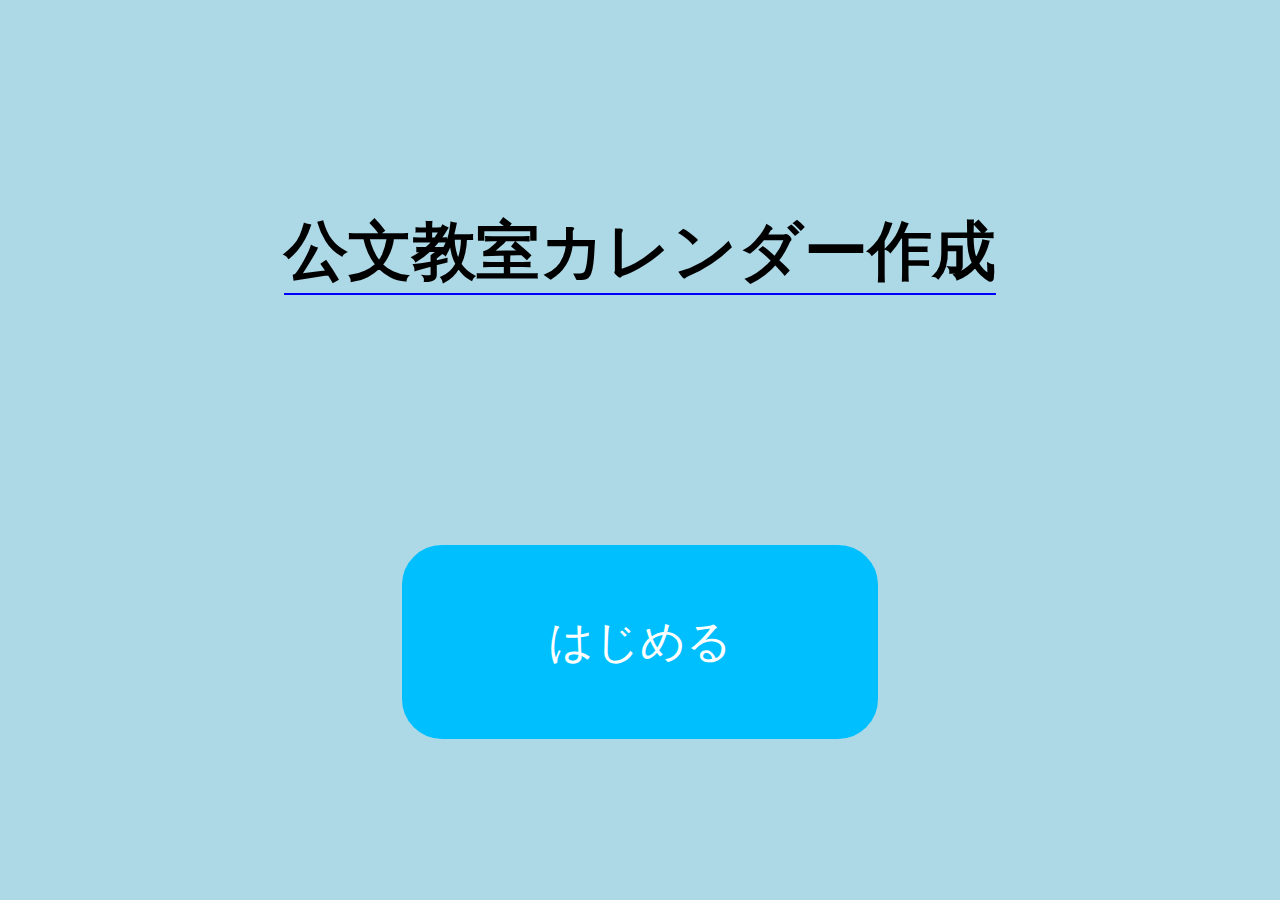
<file: 公文教室カレンダー作成/page1/index.html>
<!DOCTYPE html>
<html lang="ja" dir="ltr">
  <head>
    <meta charset="utf-8">
    <title>公文教室カレンダー</title>
    <link rel="stylesheet" href="stylesheet.css">
    <link rel="icon" type="image/gif" href="../icon.gif">
    <link rel="apple-touch-icon" sizes="101x101" href="../icon.gif">
  </head>
  <body>
    <div></div>
    <h1 class="header">公文教室カレンダー作成</h1>
    <span class="btn" id="btn" onclick="GoToPage2()">はじめる</span>
    <div></div>
    <script src="index.js" charset="utf-8"></script>
  </body>
</html>
</file>
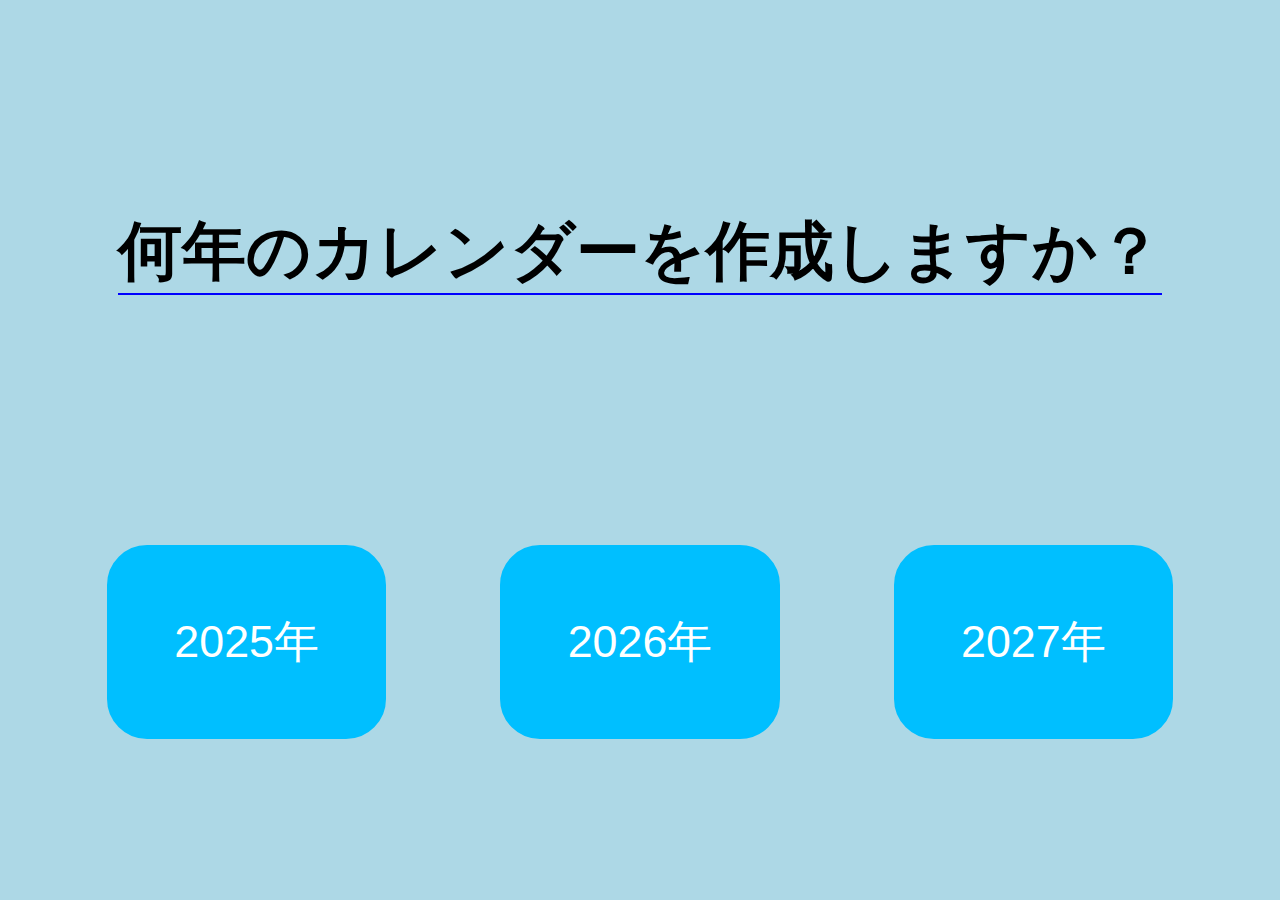
<file: 公文教室カレンダー作成/page2/index.html>
<!DOCTYPE html>
<html lang="ja" dir="ltr">
  <head>
    <meta charset="utf-8">
    <title>公文教室カレンダー</title>
    <link rel="stylesheet" href="stylesheet.css">
    <link rel="icon" type="image/gif" href="../icon.gif">
    <link rel="apple-touch-icon" sizes="101x101" href="../icon.gif">
  </head>
  <body>
    <div></div>
    <h1 class="header">何年のカレンダーを作成しますか？</h1>
    <div id="btns"></div>
    <div></div>
    <script src="index.js" charset="utf-8"></script>
  </body>
</html>
</file>
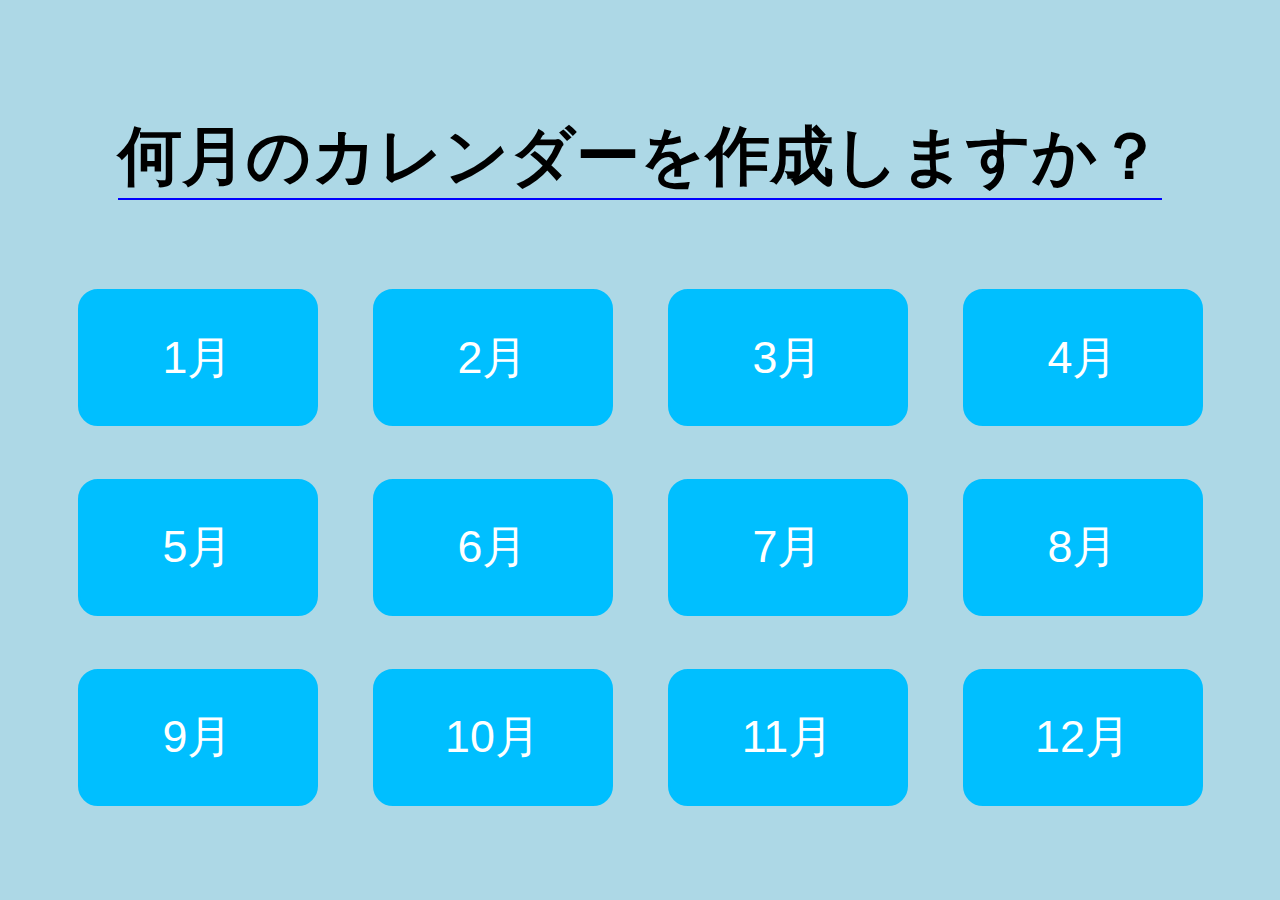
<file: 公文教室カレンダー作成/page3/index.html>
<!DOCTYPE html>
<html lang="ja" dir="ltr">
  <head>
    <meta charset="utf-8">
    <title>公文教室カレンダー</title>
    <link rel="stylesheet" href="stylesheet.css">
    <link rel="icon" type="image/gif" href="../icon.gif">
    <link rel="apple-touch-icon" sizes="101x101" href="../icon.gif">
  </head>
  <body id="body">
    <div></div>
    <h1 class="header" id="header">何月のカレンダーを作成しますか？</h1>
    <div class="row" id="row1"></div>
    <div class="row" id="row2"></div>
    <div class="row" id="row3"></div>
    <div></div>
    <script src="index.js" charset="utf-8"></script>
  </body>
</html>
</file>
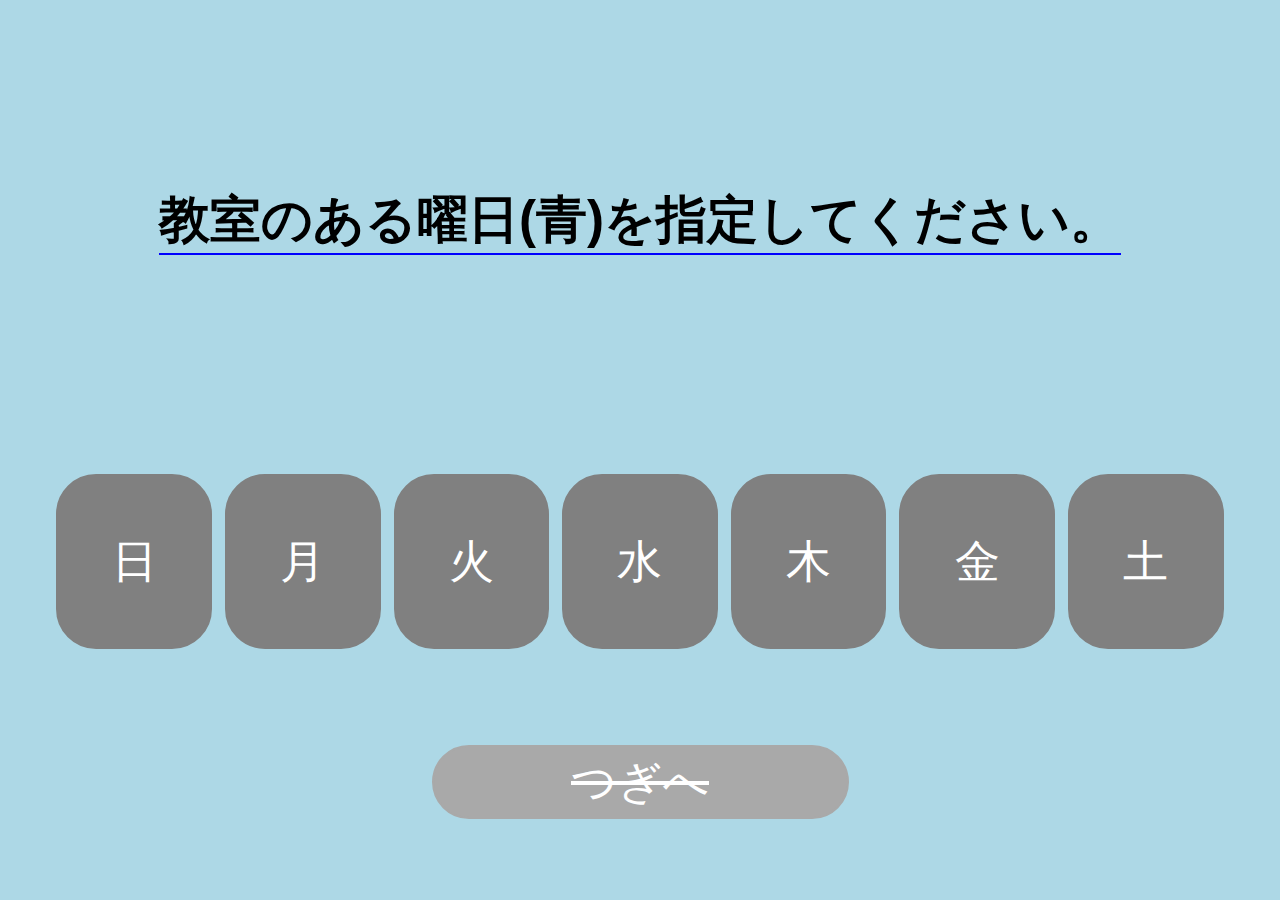
<file: 公文教室カレンダー作成/page4/index.html>
<!DOCTYPE html>
<html lang="ja" dir="ltr">
  <head>
    <meta charset="utf-8">
    <title>公文教室カレンダー</title>
    <link rel="stylesheet" href="stylesheet.css">
    <link rel="icon" type="image/gif" href="../icon.gif">
    <link rel="apple-touch-icon" sizes="101x101" href="../icon.gif">
  </head>
  <body>
    <div></div>
    <h1 class="header">教室のある曜日(青)を指定してください。</h1>
    <div id="select_menu">

    </div>
    <span class="no_next_btn" id="next_btn">つぎへ</span>
    <div></div>
    <script src="index.js" charset="utf-8"></script>
  </body>
</html>
</file>
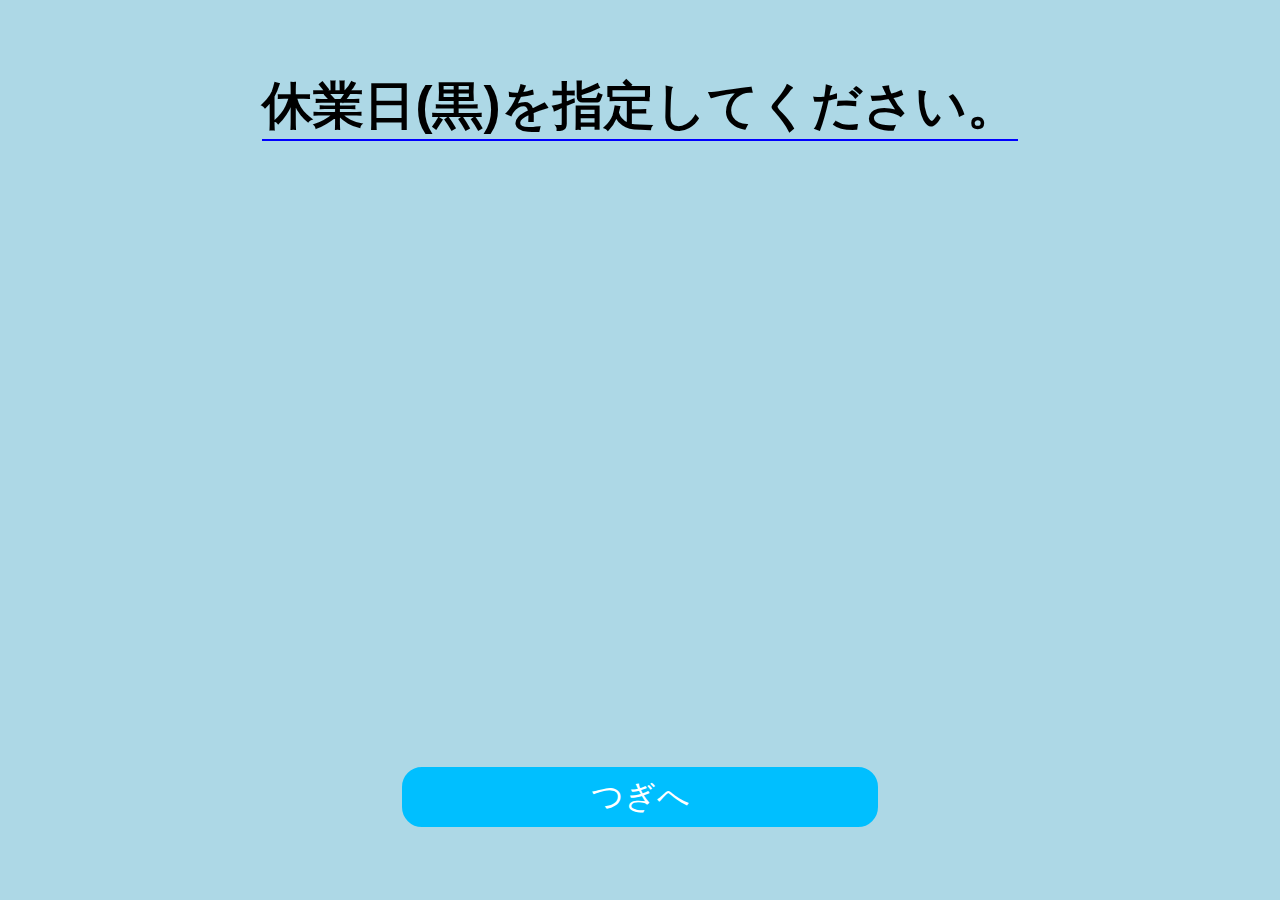
<file: 公文教室カレンダー作成/page5/index.html>
<!DOCTYPE html>
<html lang="ja" dir="ltr">
  <head>
    <meta charset="utf-8">
    <title>公文教室カレンダー</title>
    <link rel="stylesheet" href="stylesheet.css">
    <link rel="icon" type="image/gif" href="../icon.gif">
    <link rel="apple-touch-icon" sizes="101x101" href="../icon.gif">
  </head>
  <body>
    <div></div>
    <h1 class="header">休業日(黒)を指定してください。</h1>
    <div></div>
    <div class="select_menu" id="select_menu"></div>
    <div></div>
    <span class="next_btn" onclick="GoToPage6()">つぎへ</span>
    <div></div>
    <script src="index.js" charset="utf-8"></script>
  </body>
</html>
</file>
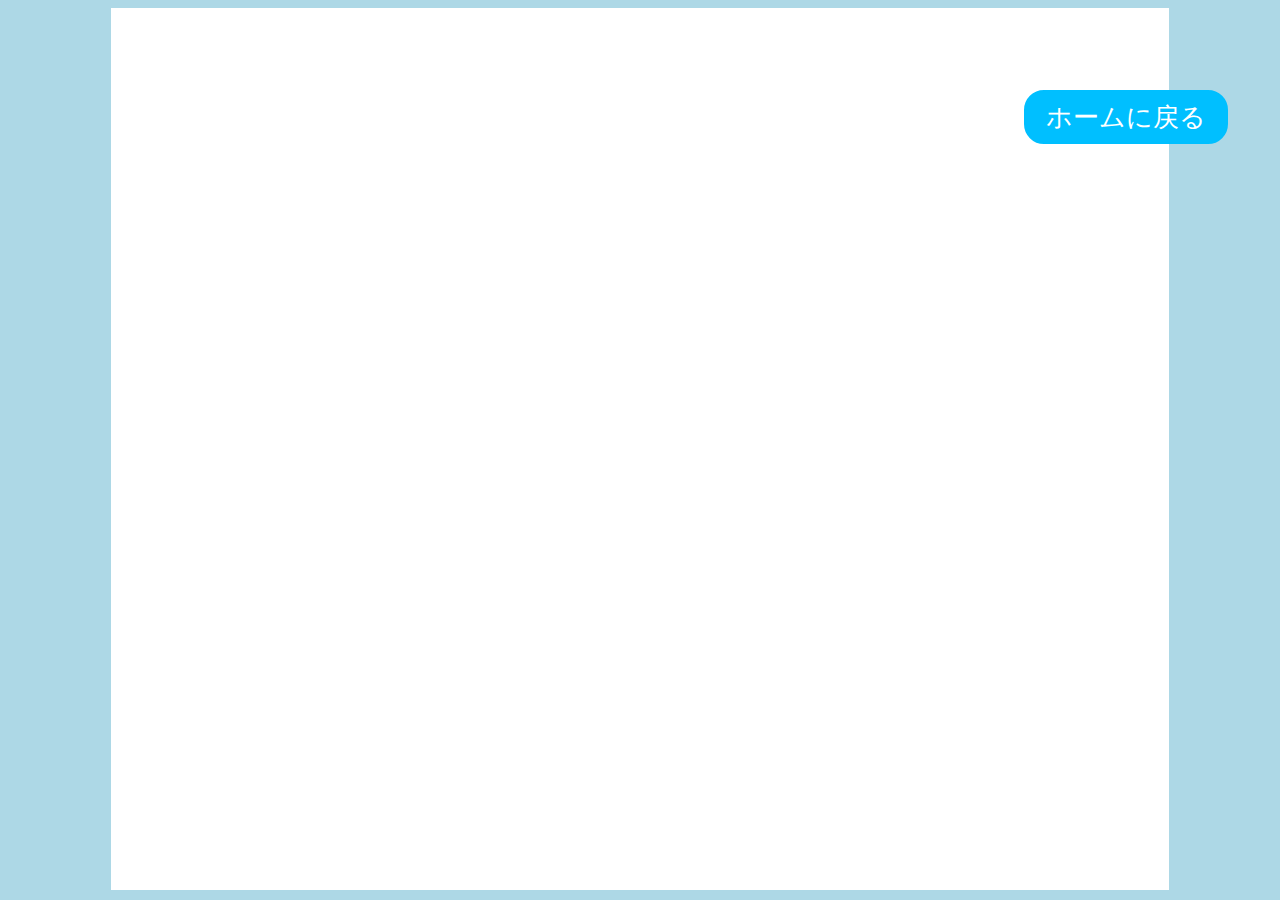
<file: 公文教室カレンダー作成/page6/index.html>
<!DOCTYPE html>
<html lang="ja" dir="ltr">
  <head>
    <meta charset="utf-8">
    <title>画像生成</title>
    <link rel="stylesheet" href="stylesheet.css">
    <link rel="icon" type="image/gif" href="../icon.gif">
    <link rel="apple-touch-icon" sizes="101x101" href="../icon.gif">
  </head>
  <body>
    <canvas id="canvas" height="700">キャンバスだお</canvas>
    <span class="btn" onclick="GoToPage1()">ホームに戻る</span>
    <script src="holiday.min.js" charset="utf-8"></script>
    <script src="index.js" charset="utf-8"></script>
  </body>
</html>
</file>
<file: 公文教室カレンダー作成/page1/stylesheet.css>
@keyframes loading1 {
  0% {
    opacity: 0;
  }
  100% {
    opacity: 1;
  }
}

@keyframes loading2 {
  0% {
    transform: scale(0, 1);
  }
  100% {
    transform: scale(1, 1);
  }
}

html{
  height: 98%;
  margin: 0;
  padding: 0;
  background-color: lightblue;
  font-family: sans-serif;
  -moz-user-select: none;
  -webkit-user-select: none;
  -ms-user-select: none;
}

div {
  margin: 0;
  padding: 0;
}

body {
  animation: loading1 1.8s;
  margin: 0 50px;
  height: 100%;
  display: grid;
  grid-template-rows: 50px auto auto 50px;
  place-items: center;
  vertical-align: middle;
}

.header {
  margin: 0;
  font-size: 5vw;
  position: relative;
}

.header::before {
  width: 100%;
  content: '';
  bottom: 0;
  position: absolute;
  animation: loading2 1s forwards;
  border-bottom: solid 2px blue;
}

.btn {
  margin: 0;
  padding: 0;
  display: inline-flex;
  flex-direction: column;
  justify-content: center;
  align-items: center;
  height: 50%;
  width: 40%;
  background-color: deepskyblue;
  font-size: 3.5vw;
  color: white;
  border: solid 2px deepskyblue;
  border-radius: 40px;
  cursor: pointer;
  transition: 0.2s;
}

.btn:hover {
  height: 51%;
  width: 41%;
}

.btn:active {
  height: 50%;
  width: 40%;
  font-size: 3.5vw;
}
</file>
<file: 公文教室カレンダー作成/page2/stylesheet.css>
@keyframes loading1 {
  0% {
    opacity: 0;
  }
  100% {
    opacity: 1;
  }
}

@keyframes loading2 {
  0% {
    transform: scale(0, 1);
  }
  100% {
    transform: scale(1, 1);
  }
}

html{
  height: 98%;
  margin: 0;
  padding: 0;
  background-color: lightblue;
  font-family: sans-serif;
  -moz-user-select: none;
  -webkit-user-select: none;
  -ms-user-select: none;
}

div {
  margin: 0;
  padding: 0;
}

body {
  animation: loading1 1.8s;
  margin: 0 50px;
  height: 100%;
  display: grid;
  grid-template-rows: 50px auto auto 50px;
  place-items: center;
  vertical-align: middle;
}

.header {
  margin: 0;
  font-size: 5vw;
  position: relative;
}

.header::before {
  width: 100%;
  content: '';
  bottom: 0;
  position: absolute;
  animation: loading2 1s forwards;
  border-bottom: solid 2px blue;
}

#btns {
  height: 100%;
  width: 100%;
  display: grid;
  grid-template-columns: 1fr 1fr 1fr;
  place-items: center;
}

.btn {
  margin: 0;
  padding: 0;
  display: inline-flex;
  flex-direction: column;
  justify-content: center;
  align-items: center;
  height: 50%;
  width: 70%;
  background-color: deepskyblue;
  font-size: 3.5vw;
  color: white;
  border: solid 2px deepskyblue;
  border-radius: 40px;
  cursor: pointer;
  transition: 0.2s;
}

.btn:hover {
  height: 51%;
  width: 71%;
}

.btn:active {
  height: 50%;
  width: 70%;
  font-size: 3.5vw;
}
</file>
<file: 公文教室カレンダー作成/page3/stylesheet.css>
@keyframes loading1 {
  0% {
    opacity: 0;
  }
  100% {
    opacity: 1;
  }
}

@keyframes loading2 {
  0% {
    transform: scale(0, 1);
  }
  100% {
    transform: scale(1, 1);
  }
}

html{
  height: 98%;
  margin: 0;
  padding: 0;
  background-color: lightblue;
  font-family: sans-serif;
  -moz-user-select: none;
  -webkit-user-select: none;
  -ms-user-select: none;
}

div {
  margin: 0;
  padding: 0;
}

body {
  animation: loading1 1.8s;
  margin: 0 50px;
  height: 100%;
  display: grid;
  grid-template-rows: 50px auto auto auto auto  50px;
  place-items: center;
  vertical-align: middle;
}

.header {
  margin: 0;
  font-size: 5vw;
  position: relative;
}

.header::before {
  width: 100%;
  content: '';
  bottom: 0;
  position: absolute;
  animation: loading2 1s forwards;
  border-bottom: solid 2px blue;
}

.row {
  height: 100%;
  width: 100%;
  display: grid;
  grid-template-columns: 1fr 1fr 1fr 1fr;
  place-items: center;
}

.btn {
  margin: 0;
  padding: 0;
  display: inline-flex;
  flex-direction: column;
  justify-content: center;
  align-items: center;
  height: 70%;
  width: 80%;
  background-color: deepskyblue;
  font-size: 3.5vw;
  color: white;
  border: solid 2px deepskyblue;
  border-radius: 20px;
  cursor: pointer;
  transition: 0.2s;
}

.btn:hover {
  height: 72%;
  width: 82%;
}

.btn:active {
  height: 70%;
  width: 80%;
  font-size: 3.5vw;
}
</file>
<file: 公文教室カレンダー作成/page4/stylesheet.css>
@keyframes loading1 {
  0% {
    opacity: 0;
  }
  100% {
    opacity: 1;
  }
}

@keyframes loading2 {
  0% {
    transform: scale(0, 1);
  }
  100% {
    transform: scale(1, 1);
  }
}

html{
  height: 98%;
  margin: 0;
  padding: 0;
  background-color: lightblue;
  font-family: sans-serif;
}

div {
  margin: 0;
  padding: 0;
}

body {
  animation: loading1 1.8s;
  margin: 0 50px;
  height: 100%;
  display: grid;
  grid-template-rows: 50px 1fr 1fr 100px 50px;
  place-items: center;
  vertical-align: middle;
  -moz-user-select: none;
  -webkit-user-select: none;
  -ms-user-select: none;
}

.header {
  margin: 0;
  font-size: 4vw;
  position: relative;
}

.header::before {
  width: 100%;
  content: '';
  bottom: 0;
  position: absolute;
  animation: loading2 1s forwards;
  border-bottom: solid 2px blue;
}

#select_menu {
  height: 100%;
  width: 100%;
  display: grid;
  grid-template-columns: auto auto auto auto auto auto auto;
  place-items: center;
}

.no_select_btn {
  margin: 0;
  padding: 0;
  display: inline-flex;
  flex-direction: column;
  justify-content: center;
  align-items: center;
  height: 50%;
  width: 90%;
  background-color: gray;
  font-size: 3.5vw;
  color: white;
  border: solid 2px gray;
  border-radius: 40px;
  cursor: pointer;
  transition: 0.2s;
}

.no_select_btn:hover {
  height: 52%;
  width: 92%;
}

.no_select_btn:active {
  height: 50%;
  width: 90%;
}

.yes_select_btn {
  margin: 0;
  padding: 0;
  display: inline-flex;
  flex-direction: column;
  justify-content: center;
  align-items: center;
  height: 50%;
  width: 90%;
  background-color: blue;
  font-size: 4vw;
  color: white;
  border: solid 2px blue;
  border-radius: 40px;
  cursor: pointer;
  transition: 0.2s;
}

.yes_select_btn:hover {
  height: 52%;
  width: 92%;
}

.yes_select_btn:active {
  height: 50%;
  width: 90%;
  font-size: 3.5vw;
}

.no_next_btn {
  margin: 0;
  padding: 0;
  display: inline-flex;
  flex-direction: column;
  justify-content: center;
  align-items: center;
  height: 70%;
  width: 35%;
  background-color: darkgray;
  font-size: 3.5vw;
  color: white;
  border: solid 2px darkgray;
  border-radius: 40px;
  transition: 0.2s;
  text-decoration: line-through;
}

.yes_next_btn {
  margin: 0;
  padding: 0;
  display: inline-flex;
  flex-direction: column;
  justify-content: center;
  align-items: center;
  height: 70%;
  width: 35%;
  background-color: deepskyblue;
  font-size: 4vw;
  color: white;
  border: solid 2px deepskyblue;
  border-radius: 40px;
  cursor: pointer;
  transition: 0.2s;
}

.yes_next_btn:hover {
  height: 72%;
  width: 37%;
}

.yes_next_btn:active {
  height: 70%;
  width: 35%;
  font-size: 3.5vw;
}
</file>
<file: 公文教室カレンダー作成/page5/stylesheet.css>
@keyframes loading1 {
  0% {
    opacity: 0;
  }
  100% {
    opacity: 1;
  }
}

@keyframes loading2 {
  0% {
    transform: scale(0, 1);
  }
  100% {
    transform: scale(1, 1);
  }
}

html{
  height: 98%;
  margin: 0;
  padding: 0;
  background-color: lightblue;
  font-family: sans-serif;
  -moz-user-select: none;
  -webkit-user-select: none;
  -ms-user-select: none;
}

div {
  margin: 0;
  padding: 0;
}

body {
  animation: loading1 1.8s;
  margin: 0 50px;
  height: 100%;
  display: grid;
  grid-template-rows: 50px 1fr 20px 5fr 20px 70px 50px;
  place-items: center;
  vertical-align: middle;
}

.header {
  margin: 0;
  font-size: 4vw;
  position: relative;
}

.header::before {
  width: 100%;
  content: '';
  bottom: 0;
  position: absolute;
  animation: loading2 1s forwards;
  border-bottom: solid 2px blue;
}

.select_menu {
  height: 100%;
  width: 100%;
  display: grid;
  grid-template-rows: auto;
}

.row {
  height: 100%;
  width: 100%;
  display: grid;
  grid-template-columns: 1fr 1fr 1fr 1fr 1fr 1fr 1fr;
  place-items: center;
}

.dummy_btn {
  margin: 0;
  padding: 0;
  display: inline-flex;
  flex-direction: column;
  justify-content: center;
  align-items: center;
  height: 80%;
  width: 80%;
  background-color: #f3f3f3;
  font-size: 3vw;
  color: white;
  border: solid 2px #f3f3f3;
  border-radius: 20px;
}

.yes_btn {
  margin: 0;
  padding: 0;
  display: inline-flex;
  flex-direction: column;
  justify-content: center;
  align-items: center;
  height: 80%;
  width: 80%;
  background-color: deepskyblue;
  font-size: 3vw;
  color: white;
  border: solid 2px deepskyblue;
  border-radius: 20px;
  cursor: pointer;
  transition: 0.2s;
}

.yes_btn:hover {
  height: 82%;
  width: 82%;
}

.yes_btn:active {
  height: 80%;
  width: 80%;
}

.no_btn {
  margin: 0;
  padding: 0;
  display: inline-flex;
  flex-direction: column;
  justify-content: center;
  align-items: center;
  height: 80%;
  width: 80%;
  background-color: darkgray;
  font-size: 3vw;
  color: white;
  border: solid 2px darkgray;
  border-radius: 20px;
  cursor: pointer;
  transition: 0.2s;
}

.no_btn:hover {
  height: 82%;
  width: 82%;
}

.no_btn:active {
  height: 80%;
  width: 80%;
}

.next_btn {
  margin: 0;
  padding: 0;
  display: inline-flex;
  flex-direction: column;
  justify-content: center;
  align-items: center;
  height: 80%;
  width: 40%;
  background-color: deepskyblue;
  font-size: 2.5vw;
  color: white;
  border: solid 2px deepskyblue;
  border-radius: 20px;
  cursor: pointer;
  transition: 0.2s;
}

.next_btn:hover {
  height: 82%;
  width: 42%;
}

.next_btn:active {
  height: 80%;
  width: 40%;
}
</file>
<file: 公文教室カレンダー作成/page6/stylesheet.css>
@keyframes loading1 {
  0% {
    opacity: 0;
  }
  100% {
    opacity: 1;
  }
}

html,body {
  height: 99%
}

html {
  background-color: lightblue;
  -moz-user-select: none;
  -webkit-user-select: none;
  -ms-user-select: none;
}

body {
  animation: loading1 1.8s;
}

#canvas {
  background-color: white;
  display: block;
  position: relative;
  height: 100%;
  margin: 0 auto;
  padding: 0;
  cursor: pointer;

}

.btn {
  margin: 0;
  padding: 0;
  top: 10%;
  left: 80%;
  position: absolute;
  z-index: 10;
  flex-direction: column;
  justify-content: center;
  align-items: center;
  text-align: center;
  line-height: 2em;
  height: 50px;
  width: 200px;
  background-color: deepskyblue;
  font-size: 2vw;
  color: white;
  border: solid 2px deepskyblue;
  border-radius: 20px;
  cursor: pointer;
  transition: 0.2s;
}

.btn:hover {
  line-height: 2.1em;
  height: 52px;
  width: 202px;
}

.btn:active {
  height: 50px;
  width: 200px;
}
</file>
